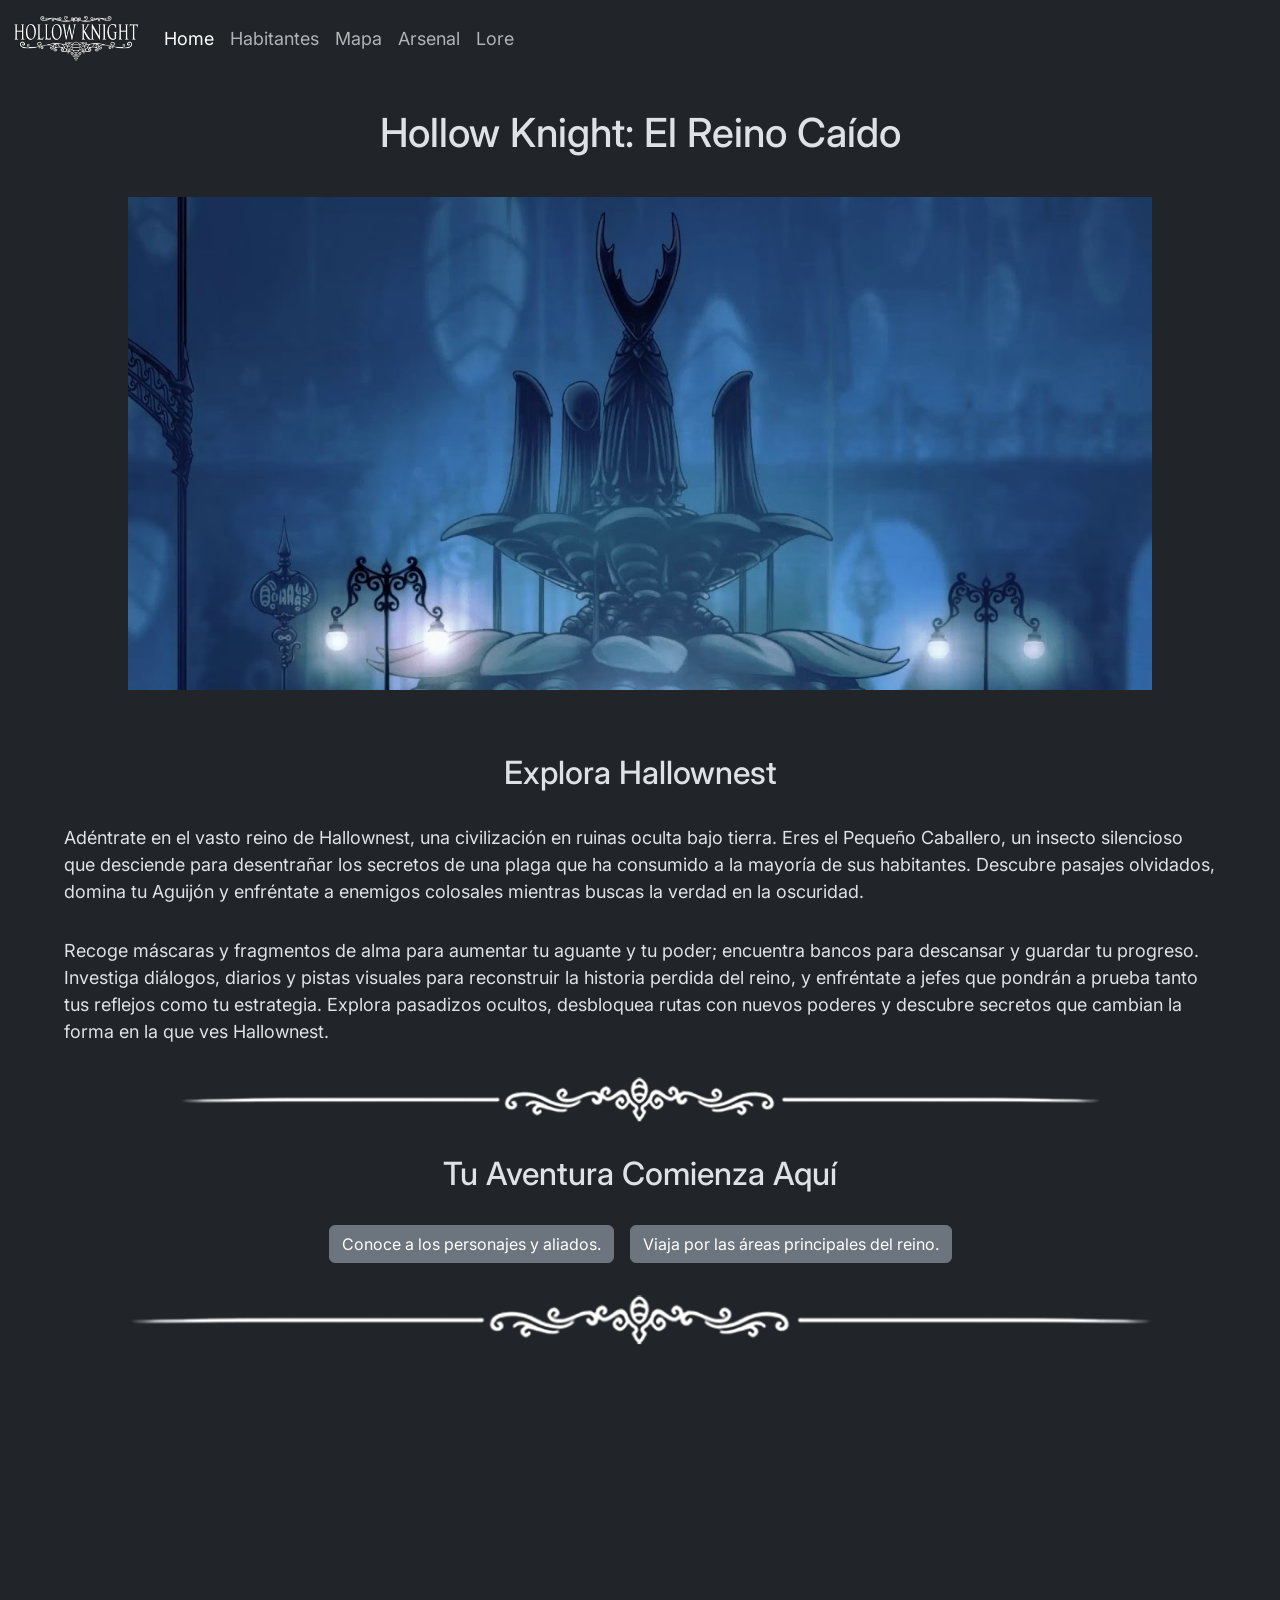
<file: index.html>
<!DOCTYPE html>
<html lang="es" data-bs-theme="dark">

<!DOCTYPE html>
<html lang="es" data-bs-theme="dark">

<head>
    <meta charset="UTF-8">
    <meta name="viewport" content="width=device-width, initial-scale=1.0">
    <link href="https://cdn.jsdelivr.net/npm/bootstrap@5.3.8/dist/css/bootstrap.min.css" rel="stylesheet"
        integrity="sha384-sRIl4kxILFvY47J16cr9ZwB07vP4J8+LH7qKQnuqkuIAvNWLzeN8tE5YBujZqJLB" crossorigin="anonymous">
    <!-- CSS -->
    <link rel="stylesheet" href="./styles/style.css">
    <!-- Favicon -->
    <link rel="shortcut icon" href="./assets/favicon.ico" type="image/x-icon">
    <!-- AOS -->
    <link href="https://unpkg.com/aos@2.3.1/dist/aos.css" rel="stylesheet">
    <title>Hollow Knight - El Reino de Hallownest</title>
</head>

<body>

    <header data-aos="fade-down">
        <nav class="navbar navbar-expand-lg">
            <div class="container-fluid">
                <a class="navbar-brand" href="./index.html">
                    <img src="./assets/logo.webp" alt="hollow logo">
                </a>
                <button class="navbar-toggler" type="button" data-bs-toggle="collapse" data-bs-target="#navbarNav"
                    aria-controls="navbarNav" aria-expanded="false" aria-label="Toggle navigation">
                    <span class="navbar-toggler-icon"></span>
                </button>
                <div class="collapse navbar-collapse" id="navbarNav">
                    <ul class="navbar-nav">
                        <li class="nav-item">
                            <a class="nav-link active" aria-current="page" href="./index.html">Home</a>
                        </li>
                        <li class="nav-item">
                            <a class="nav-link" href="./pages/personajes.html">Habitantes</a>
                        </li>
                        <li class="nav-item">
                            <a class="nav-link" href="./pages/mapa.html">Mapa</a>
                        </li>
                        <li class="nav-item">
                            <a class="nav-link" href="./pages/arsenal.html">Arsenal</a>
                        </li>
                        <li class="nav-item">
                            <a class="nav-link" href="./pages/lore.html">Lore</a>
                        </li>
                    </ul>
                </div>
            </div>
        </nav>
    </header>

    <main>

        <div class="titleContainer" data-aos="zoom-in">
            <h1>Hollow Knight: El Reino Caído</h1>
            <img src="./assets/hallownest.jpg" alt="hallownest">
        </div>

        <article data-aos="fade-up">
            <h2>Explora Hallownest</h2>

            <p>
                Adéntrate en el vasto reino de Hallownest, una civilización en ruinas oculta bajo tierra. Eres el
                Pequeño Caballero, un insecto silencioso que desciende para desentrañar los secretos de una plaga
                que ha
                consumido a la mayoría de sus habitantes.
                Descubre pasajes olvidados, domina tu Aguijón y enfréntate a enemigos colosales mientras buscas la
                verdad en la oscuridad.
            </p>
            <p>
                Recoge máscaras y fragmentos de alma para aumentar tu aguante y tu poder; encuentra bancos para
                descansar y guardar tu progreso. Investiga diálogos, diarios y pistas visuales para reconstruir la
                historia perdida del reino, y enfréntate a jefes que pondrán a prueba tanto tus reflejos como tu
                estrategia. Explora pasadizos ocultos, desbloquea rutas con nuevos poderes y descubre secretos que
                cambian la forma en la que ves Hallownest.
            </p>

            <img class="divider" src="./assets/divider.webp" alt="divisor">

            <h2>Tu Aventura Comienza Aquí</h2>

            <div class="buttonContainer">
                <a href="./pages/personajes.html" class="btn btn-secondary">Conoce a los personajes y
                    aliados.</a>
                <a href="./pages/mapa.html" class="btn btn-secondary">Viaja por las áreas principales del
                    reino.</a>
            </div>
        </article>

        <img class="divider" src="./assets/divider.webp" alt="divisor">

        <section class="cardContainer" data-aos="fade-up">
            <h2>Últimas Novedades</h2>

            <div class="card">
                <img src="./assets/amuletos.png" class="card-img-top" alt="amuletos">
                <div class="card-body">
                    <h5 class="card-title">Nuevos Amuletos</h5>
                    <p class="card-text">Descubre qué amuletos puedes encontrar y cómo te ayudarán en tu aventura.</p>
                    <a href="./pages/arsenal.html" class="btn btn-secondary">Ver Arsenal</a>
                </div>
            </div>

            <div class="card">
                <img src="./assets/aguijon-onirico.png" class="card-img-top" alt="aguijon onirico">
                <div class="card-body">
                    <h5 class="card-title">Mejora tu Aguijón</h5>
                    <p class="card-text">Aprende a forjar el Aguijón Onírico y aumenta tu poder de ataque.</p>
                    <a href="./pages/arsenal.html" class="btn btn-secondary">Ver Arsenal</a>
                </div>
            </div>
            <div class="card">
                <img src="./assets/NavMap.webp" class="card-img-top" alt="ciudad de lagrimas">
                <div class="card-body">
                    <h5 class="card-title">Ruinas y Secretos</h5>
                    <p class="card-text">Explora las antiguas ruinas y descubre los secretos ocultos en todo Hallownest.
                    </p>
                    <a href="./pages/mapa.html" class="btn btn-secondary">Ver Mapa</a>
                </div>
            </div>
        </section>
        <section class="cardContainer" data-aos="fade-up">
            <h2 class="section__subtitle">Personajes Destacados</h2>

            <div class="card">
                <img src="./assets/hornet.webp" class="card-img-top" alt="Hornet">
                <div class="card-body">
                    <h5 class="card-title">Hornet</h5>
                    <p class="card-text">Una guerrera ágil y valiente que protege Hallownest.</p>
                    <a href="./pages/personajes.html" class="btn btn-secondary">Ver Personaje</a>
                </div>
            </div>

            <div class="card">
                <img src="./assets/zote.webp" class="card-img-top" alt="aguijon onirico">
                <div class="card-body">
                    <h5 class="card-title">Zote</h5>
                    <p class="card-text">Un guerrero desafortunado, conocido por su valentía exagerada y su
                        constante mala suerte.</p>
                    <a href="./pages/personajes.html" class="btn btn-secondary">Ver Personaje</a>
                </div>
            </div>
            <div class="card">
                <img src="./assets/quirrel.png" class="card-img-top" alt="ciudad de lagrimas">
                <div class="card-body">
                    <h5 class="card-title">Quirrel</h5>
                    <p class="card-text">Un viajero enigmático que busca respuestas en Hallownest.</p>
                    <a href="./pages/personajes.html" class="btn btn-secondary">Ver Personaje</a>
                </div>
            </div>
        </section>

    </main>

    <footer data-aos="fade-in">
        <img src="./assets/logo.webp" alt="logo" class="img-footer">
        <div class="legal-links">
            <a href="#">Terminos de Servicio</a>
            <a href="#">Politica de Privacidad</a>
            <a href="#">Seguridad</a>
        </div>
        <div class="social-links">
            <a href="#"><img src="./assets/facebook-logo.png" alt="facebook logo" class="img-social"></a>
            <a href="#"><img src="./assets/instagram-logo.png" alt="instagram logo" class="img-social"></a>
            <a href="#"><img src="./assets/github-logo.png" alt="github logo" class="img-social"></a>
        </div>
        <p>Sitio fan de Hollow Knight | &copy; Copyright 2025</p>
    </footer>

    <script src=" https://cdn.jsdelivr.net/npm/bootstrap@5.3.8/dist/js/bootstrap.bundle.min.js"
        integrity="sha384-FKyoEForCGlyvwx9Hj09JcYn3nv7wiPVlz7YYwJrWVcXK/BmnVDxM+D2scQbITxI"
        crossorigin="anonymous"></script>
    <script src="https://unpkg.com/aos@2.3.1/dist/aos.js"></script>
    <script>
        AOS.init();
    </script>
</body>

</html>
</file>
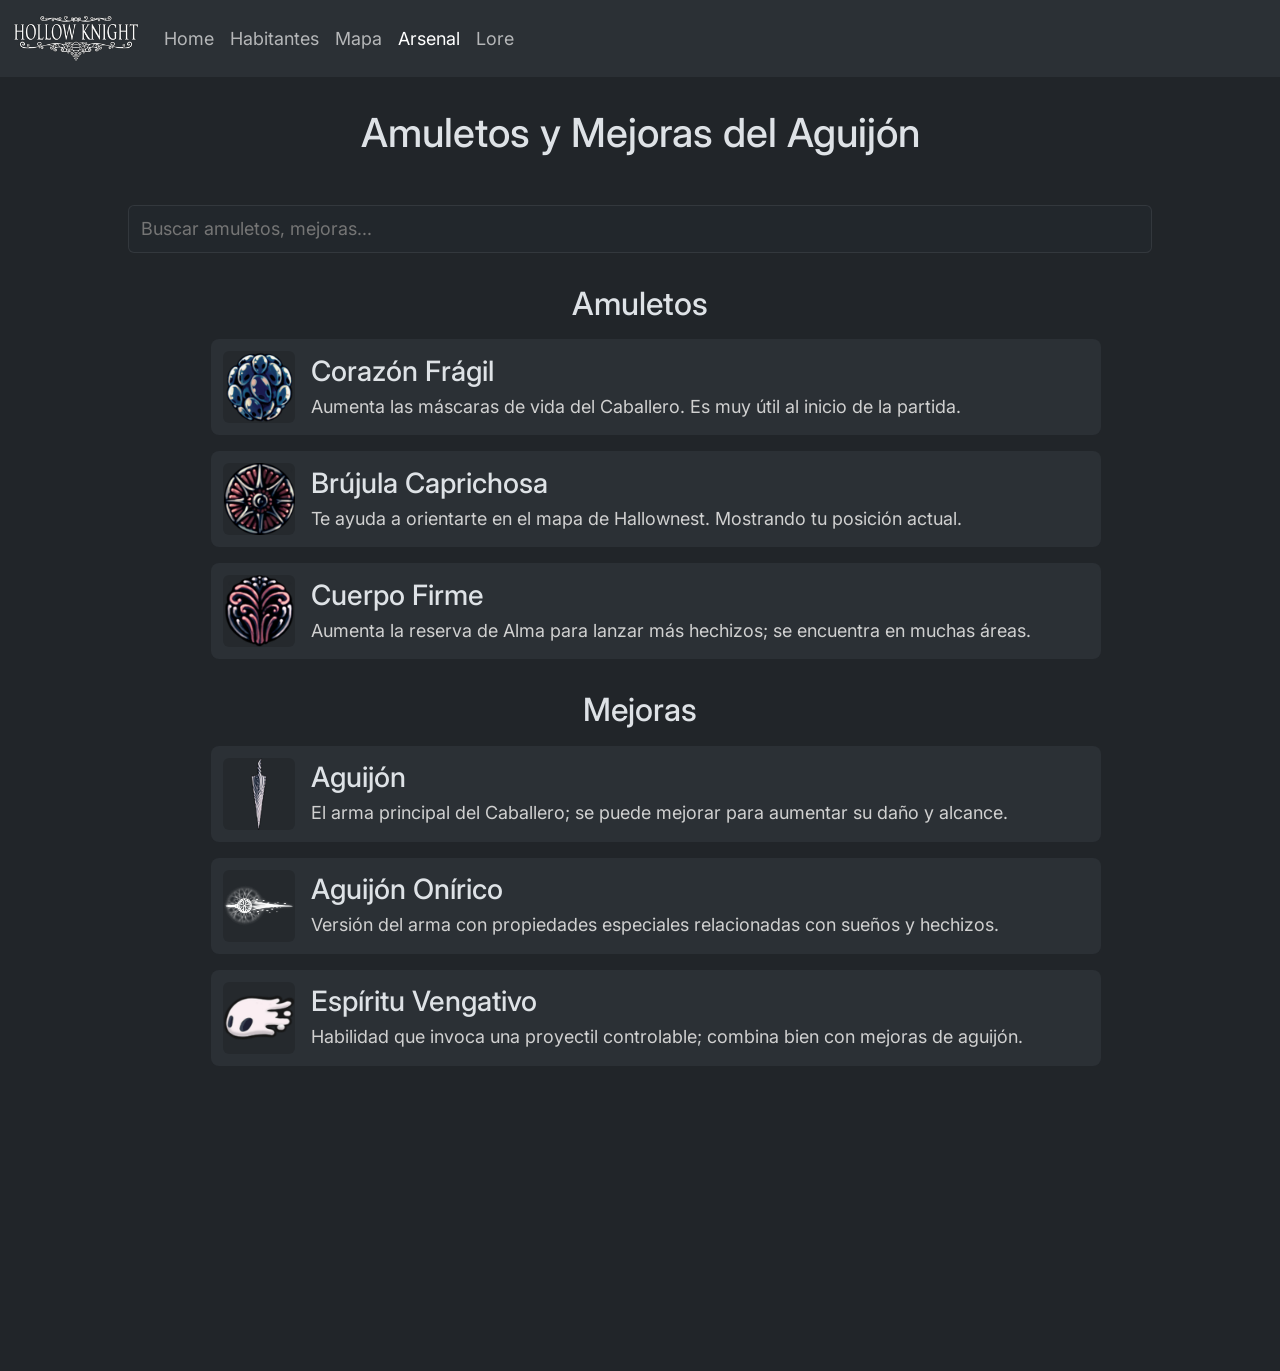
<file: pages/arsenal.html>
<!DOCTYPE html>
<html lang="es" data-bs-theme="dark">

<head>
    <!DOCTYPE html>
    <html lang="es" data-bs-theme="dark">

    <head>
        <meta charset="UTF-8">
        <meta name="viewport" content="width=device-width, initial-scale=1.0">
        <!-- BOOTSTRAP -->
        <link href="https://cdn.jsdelivr.net/npm/bootstrap@5.3.8/dist/css/bootstrap.min.css" rel="stylesheet"
            integrity="sha384-sRIl4kxILFvY47J16cr9ZwB07vP4J8+LH7qKQnuqkuIAvNWLzeN8tE5YBujZqJLB" crossorigin="anonymous">
        <!-- CSS -->
        <link rel="stylesheet" href="../styles/style.css">
        <link rel="shortcut icon" href="../assets/favicon.ico" type="image/x-icon">
        <link href="https://unpkg.com/aos@2.3.1/dist/aos.css" rel="stylesheet">
        <title>Hollow Knight - Arsenal</title>
    </head>

<body>

    <header data-aos="fade-down">
        <nav class="navbar navbar-expand-lg bg-body-tertiary">
            <div class="container-fluid">
                <a class="navbar-brand" href="../index.html">
                    <img src="../assets/logo.webp" alt="hollow logo" class="img-nav">
                </a>
                <button class="navbar-toggler" type="button" data-bs-toggle="collapse" data-bs-target="#navbarNav"
                    aria-controls="navbarNav" aria-expanded="false" aria-label="Toggle navigation">
                    <span class="navbar-toggler-icon"></span>
                </button>
                <div class="collapse navbar-collapse" id="navbarNav">
                    <ul class="navbar-nav">
                        <li class="nav-item">
                            <a class="nav-link" aria-current="page" href="../index.html">Home</a>
                        </li>
                        <li class="nav-item">
                            <a class="nav-link" href="./personajes.html">Habitantes</a>
                        </li>
                        <li class="nav-item">
                            <a class="nav-link" href="./mapa.html">Mapa</a>
                        </li>
                        <li class="nav-item">
                            <a class="nav-link active" href="./arsenal.html">Arsenal</a>
                        </li>
                        <li class="nav-item">
                            <a class="nav-link" href="./lore.html">Lore</a>
                        </li>
                    </ul>
                </div>
            </div>
        </nav>
    </header>

    <main>

        <h1 class="text-center mb-5" data-aos="fade-up">Amuletos y Mejoras del Aguijón</h1>

        <div class="search-container" data-aos="fade-up">
            <input class="search-input" type="search" placeholder="Buscar amuletos, mejoras...">
        </div>

        <article class="articleContainer" data-aos="fade-up">
            <h2>Amuletos</h2>
            <ul class="listContainer">
                <li class="list-item">
                    <img src="../assets/corazon-fragil.webp" alt="Corazón Frágil" class="list-item__img">
                    <div>
                        <h3>Corazón Frágil</h3>
                        <p>Aumenta las máscaras de vida del Caballero. Es muy útil al inicio de la partida.</p>
                    </div>
                </li>
                <li class="list-item">
                    <img src="../assets/brujula.webp" alt="Brújula Caprichosa" class="list-item__img">
                    <div>
                        <h3>Brújula Caprichosa</h3>
                        <p>Te ayuda a orientarte en el mapa de Hallownest. Mostrando tu posición actual.</p>
                    </div>
                </li>
                <li class="list-item">
                    <img src="../assets/cuerpo-firme.webp" alt="Cuerpo Firme" class="list-item__img">
                    <div>
                        <h3>Cuerpo Firme</h3>
                        <p>Aumenta la reserva de Alma para lanzar más hechizos; se encuentra en muchas áreas.</p>
                    </div>
                </li>
            </ul>

            <h2>Mejoras</h2>
            <ul class="listContainer">
                <li class="list-item" data-name="aguijon puro">
                    <img src="../assets/aguijon.png" alt="Aguijón" class="list-item__img">
                    <div>
                        <h3>Aguijón</h3>
                        <p>El arma principal del Caballero; se puede mejorar para aumentar su daño y alcance.
                        </p>
                    </div>
                </li>
                <li class="list-item" data-name="aguijon onirico">
                    <img src="../assets/aguijon-onirico.png" alt="Aguijón Onírico" class="list-item__img">
                    <div>
                        <h3>Aguijón Onírico</h3>
                        <p>Versión del arma con propiedades especiales relacionadas con sueños y hechizos.</p>
                    </div>
                </li>
                <li class="list-item" data-name="espiritu vengativo">
                    <img src="../assets/espiritu-vengativo.webp" alt="Espíritu Vengativo" class="list-item__img">
                    <div>
                        <h3>Espíritu Vengativo</h3>
                        <p>Habilidad que invoca una proyectil controlable; combina bien con mejoras de aguijón.</p>
                    </div>
                </li>
            </ul>
        </article>


    </main>

    <footer data-aos="fade-in">
        <img src="../assets/logo.webp" alt="logo" class="img-footer">
        <div class="legal-links">
            <a href="#">Terminos de Servicio</a>
            <a href="#">Politica de Privacidad</a>
            <a href="#">Seguridad</a>
        </div>
        <div class="social-links">
            <a href="#"><img src="../assets/facebook-logo.png" alt="facebook logo" class="img-social"></a>
            <a href="#"><img src="../assets/instagram-logo.png" alt="instagram logo" class="img-social"></a>
            <a href="#"><img src="../assets/github-logo.png" alt="github logo" class="img-social"></a>
        </div>
        <p>Sitio fan de Hollow Knight | &copy; Copyright 2025</p>
    </footer>

    <script src="https://cdn.jsdelivr.net/npm/bootstrap@5.3.8/dist/js/bootstrap.bundle.min.js"
        integrity="sha384-FKyoEForCGlyvwx9Hj09JcYn3nv7wiPVlz7YYwJrWVcXK/BmnVDxM+D2scQbITxI"
        crossorigin="anonymous"></script>
    <script src="https://unpkg.com/aos@2.3.1/dist/aos.js"></script>
    <script>
        AOS.init();
    </script>
</body>

</html>
</file>
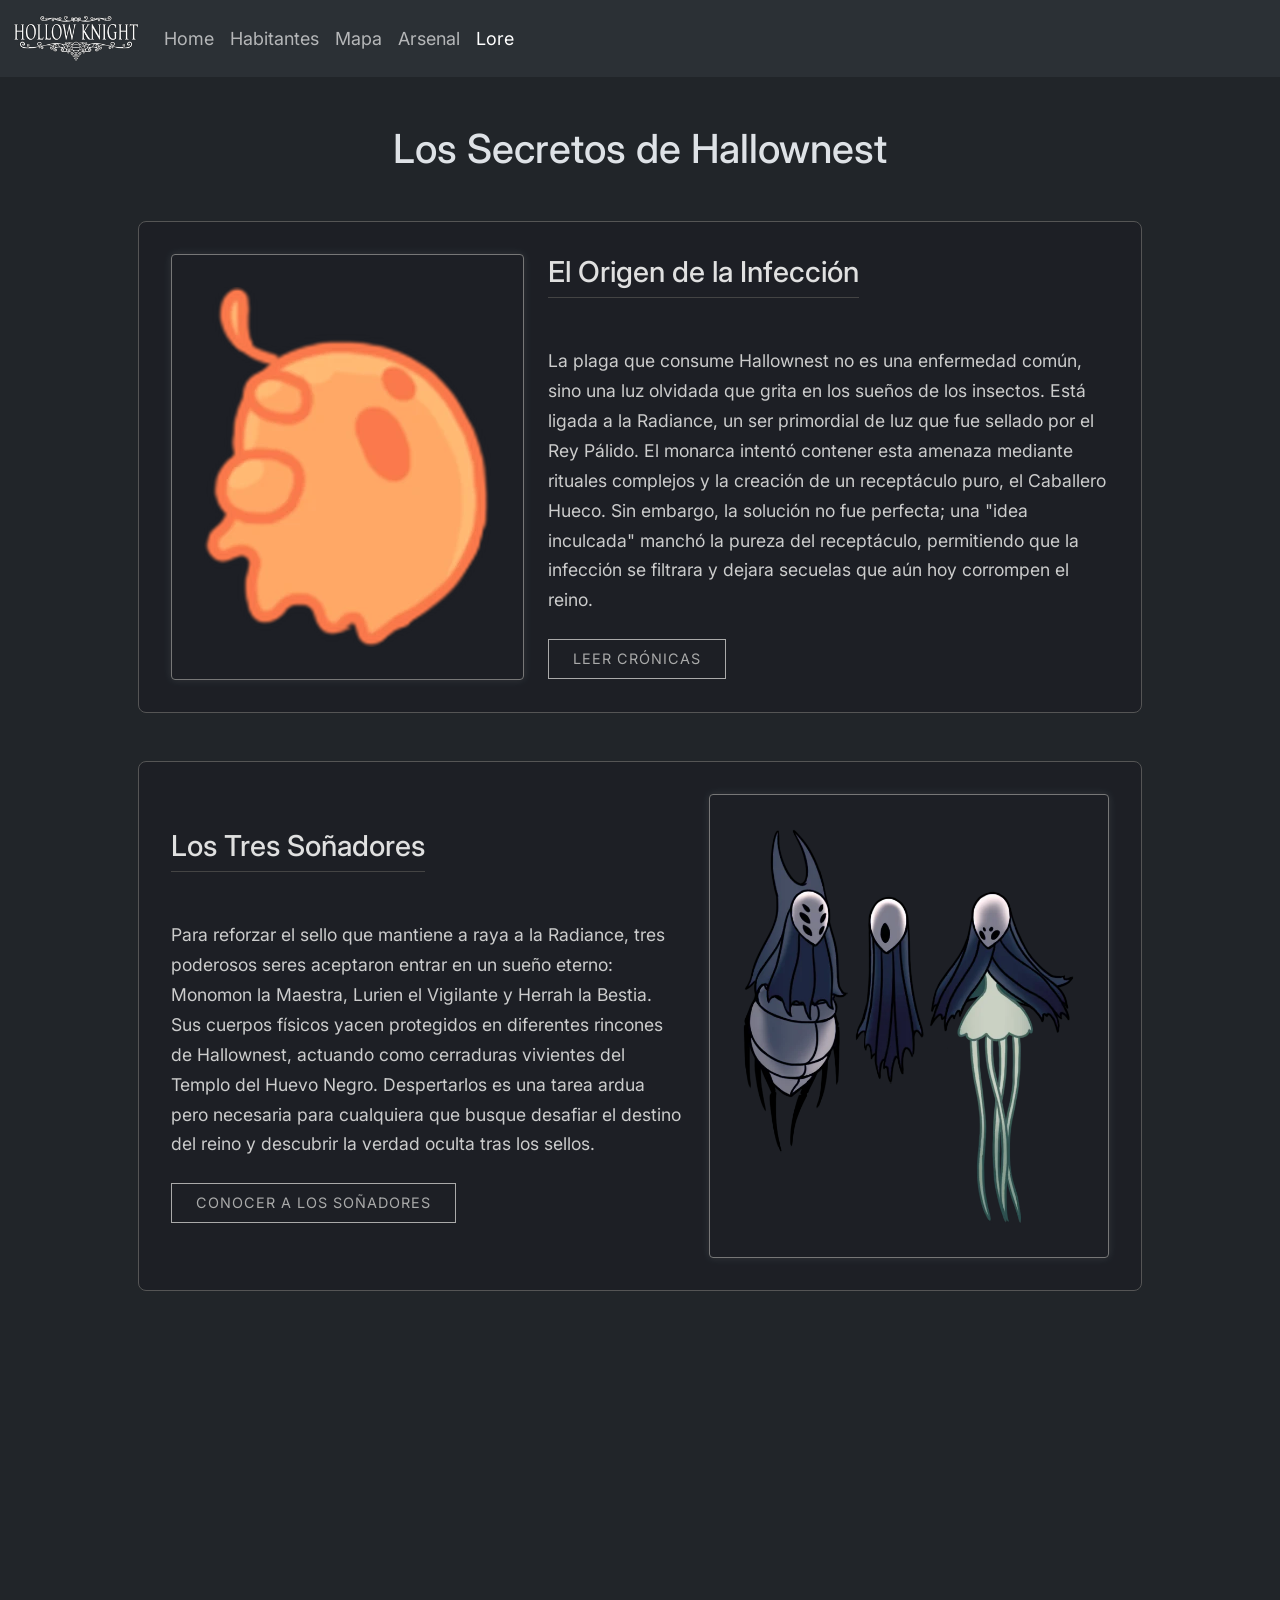
<file: pages/lore.html>
<!DOCTYPE html>
<html lang="es" data-bs-theme="dark">

<head>
    <meta charset="UTF-8">
    <meta name="viewport" content="width=device-width, initial-scale=1.0">
    <!-- BOOTSTRAP -->
    <link href="https://cdn.jsdelivr.net/npm/bootstrap@5.3.8/dist/css/bootstrap.min.css" rel="stylesheet"
        integrity="sha384-sRIl4kxILFvY47J16cr9ZwB07vP4J8+LH7qKQnuqkuIAvNWLzeN8tE5YBujZqJLB" crossorigin="anonymous">
    <!-- CSS -->
    <link rel="stylesheet" href="../styles/style.css">
    <link rel="shortcut icon" href="../assets/favicon.ico" type="image/x-icon">
    <link href="https://unpkg.com/aos@2.3.1/dist/aos.css" rel="stylesheet">
    <title>Hollow Knight - Lore</title>
</head>

<body>

    <header data-aos="fade-down">
        <nav class="navbar navbar-expand-lg bg-body-tertiary">
            <div class="container-fluid">
                <a class="navbar-brand" href="../index.html">
                    <img src="../assets/logo.webp" alt="hollow logo" class="img-nav">
                </a>
                <button class="navbar-toggler" type="button" data-bs-toggle="collapse" data-bs-target="#navbarNav"
                    aria-controls="navbarNav" aria-expanded="false" aria-label="Toggle navigation">
                    <span class="navbar-toggler-icon"></span>
                </button>
                <div class="collapse navbar-collapse" id="navbarNav">
                    <ul class="navbar-nav">
                        <li class="nav-item">
                            <a class="nav-link" aria-current="page" href="../index.html">Home</a>
                        </li>
                        <li class="nav-item">
                            <a class="nav-link" href="./personajes.html">Habitantes</a>
                        </li>
                        <li class="nav-item">
                            <a class="nav-link" href="./mapa.html">Mapa</a>
                        </li>
                        <li class="nav-item">
                            <a class="nav-link" href="./arsenal.html">Arsenal</a>
                        </li>
                        <li class="nav-item">
                            <a class="nav-link active" href="./lore.html">Lore</a>
                        </li>
                    </ul>
                </div>
            </div>
        </nav>
    </header>

    <main class="container my-5">

        <h1 class="text-center mb-5" data-aos="zoom-in">Los Secretos de Hallownest</h1>

        <article>

            <section class="lore-section" data-aos="fade-up">
                <div class="lore-content">
                    <img src="../assets/infección.webp" alt="Rey Pálido">
                    <div class="text-container">
                        <h3>El Origen de la Infección</h3>
                        <p>
                            La plaga que consume Hallownest no es una enfermedad común, sino una luz olvidada que grita
                            en los sueños de los insectos. Está ligada a la Radiance, un ser primordial de luz que fue
                            sellado por el Rey Pálido. El monarca intentó contener esta amenaza mediante rituales
                            complejos y la creación de un receptáculo puro, el Caballero Hueco. Sin embargo, la solución
                            no fue perfecta; una "idea inculcada" manchó la pureza del receptáculo, permitiendo que la
                            infección se filtrara y dejara secuelas que aún hoy corrompen el reino.
                        </p>
                        <a href="#" class="btn-lore">LEER CRÓNICAS</a>
                    </div>
                </div>
            </section>

            <section class="lore-section" data-aos="fade-up">
                <div class="lore-content reverse">
                    <img src="../assets/soñadores.webp" alt="Mapa de Hallownest">
                    <div class="text-container">
                        <h3>Los Tres Soñadores</h3>
                        <p>
                            Para reforzar el sello que mantiene a raya a la Radiance, tres poderosos seres aceptaron
                            entrar en un sueño eterno: Monomon la Maestra, Lurien el Vigilante y Herrah la Bestia. Sus
                            cuerpos físicos yacen protegidos en diferentes rincones de Hallownest, actuando como
                            cerraduras vivientes del Templo del Huevo Negro. Despertarlos es una tarea ardua pero
                            necesaria para cualquiera que busque desafiar el destino del reino y descubrir la verdad
                            oculta tras los sellos.
                        </p>
                        <a href="#" class="btn-lore">CONOCER A LOS SOÑADORES</a>
                    </div>
                </div>
            </section>

            <section class="lore-section" data-aos="fade-up">
                <div class="lore-content">
                    <img src="../assets/final.webp" alt="El Caballero">
                    <div class="text-container">
                        <h3>El Destino del Reino</h3>
                        <p>
                            Las acciones del Pequeño Caballero condicionan el desenlace de esta trágica historia.
                            Algunas rutas conducen a un sacrificio cíclico, donde el protagonista acepta su papel como
                            nuevo contenedor de la plaga. Otras, más oscuras y difíciles, permiten acceder al corazón
                            del sueño para erradicar la fuente del mal de una vez por todas. El juego recompensa la
                            exploración meticulosa y la interpretación de pistas sutiles para comprender la magnitud de
                            la historia completa.
                        </p>
                        <a href="#" class="btn-lore">EXPLORAR FINALES</a>
                    </div>
                </div>
            </section>

        </article>

    </main>

    <footer data-aos="fade-in">
        <img src="../assets/logo.webp" alt="logo" class="img-footer">
        <div class="legal-links">
            <a href="#">Terminos de Servicio</a>
            <a href="#">Politica de Privacidad</a>
            <a href="#">Seguridad</a>
        </div>
        <div class="social-links">
            <a href="#"><img src="../assets/facebook-logo.png" alt="facebook logo" class="img-social"></a>
            <a href="#"><img src="../assets/instagram-logo.png" alt="instagram logo" class="img-social"></a>
            <a href="#"><img src="../assets/github-logo.png" alt="github logo" class="img-social"></a>
        </div>
        <p>Sitio fan de Hollow Knight | &copy; Copyright 2025</p>
    </footer>

    <script src="https://cdn.jsdelivr.net/npm/bootstrap@5.3.8/dist/js/bootstrap.bundle.min.js"
        integrity="sha384-FKyoEForCGlyvwx9Hj09JcYn3nv7wiPVlz7YYwJrWVcXK/BmnVDxM+D2scQbITxI"
        crossorigin="anonymous"></script>
    <script src="https://unpkg.com/aos@2.3.1/dist/aos.js"></script>
    <script>
        AOS.init();
    </script>
</body>

</html>
</file>
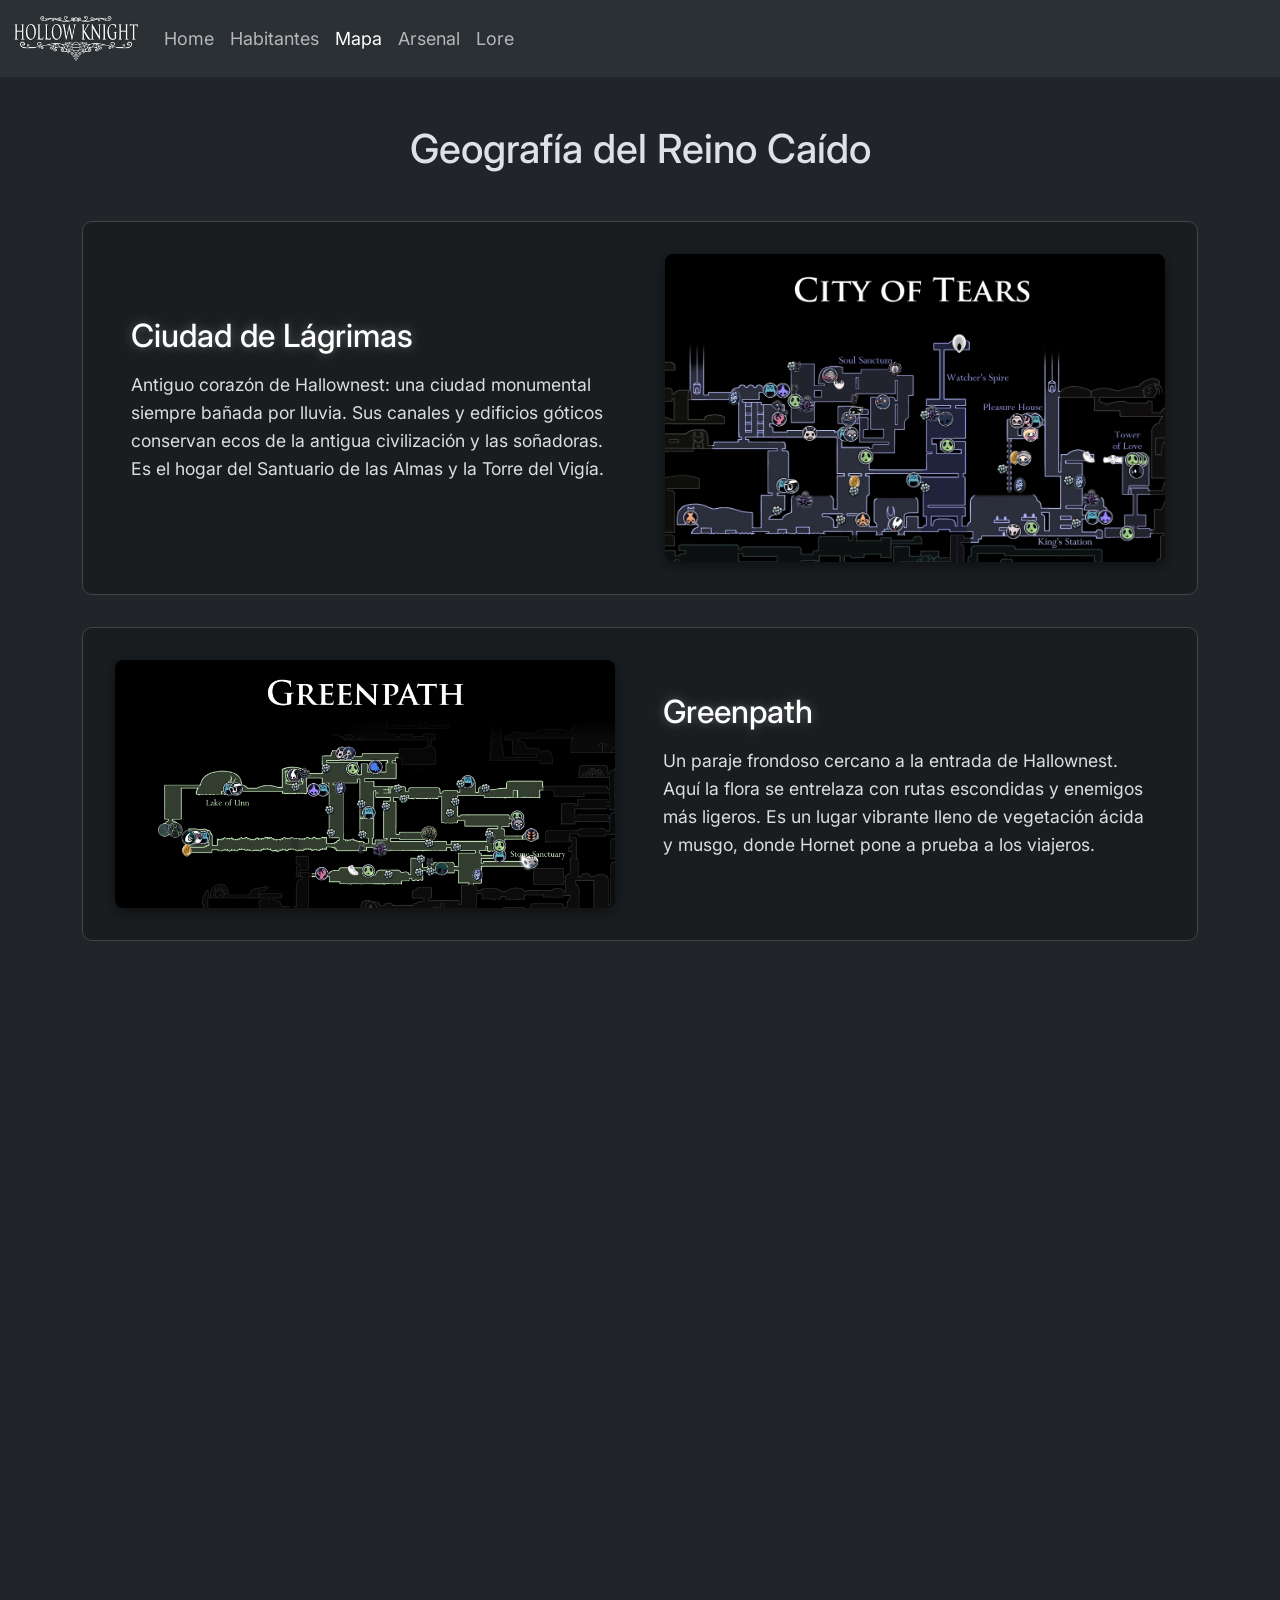
<file: pages/mapa.html>
<!DOCTYPE html>
<html lang="es" data-bs-theme="dark">

<head>
    <meta charset="UTF-8">
    <meta name="viewport" content="width=device-width, initial-scale=1.0">
    <!-- BOOTSTRAP -->
    <link href="https://cdn.jsdelivr.net/npm/bootstrap@5.3.8/dist/css/bootstrap.min.css" rel="stylesheet"
        integrity="sha384-sRIl4kxILFvY47J16cr9ZwB07vP4J8+LH7qKQnuqkuIAvNWLzeN8tE5YBujZqJLB" crossorigin="anonymous">
    <!-- CSS -->
    <link rel="stylesheet" href="../styles/style.css">
    <link rel="shortcut icon" href="../assets/favicon.ico" type="image/x-icon">
    <link href="https://unpkg.com/aos@2.3.1/dist/aos.css" rel="stylesheet">
    <title>Hollow Knight - Mapa</title>
</head>

<body>

    <header data-aos="fade-down">
        <nav class="navbar navbar-expand-lg bg-body-tertiary">
            <div class="container-fluid">
                <a class="navbar-brand" href="../index.html">
                    <img src="../assets/logo.webp" alt="hollow logo" class="img-nav">
                </a>
                <button class="navbar-toggler" type="button" data-bs-toggle="collapse" data-bs-target="#navbarNav"
                    aria-controls="navbarNav" aria-expanded="false" aria-label="Toggle navigation">
                    <span class="navbar-toggler-icon"></span>
                </button>
                <div class="collapse navbar-collapse" id="navbarNav">
                    <ul class="navbar-nav">
                        <li class="nav-item">
                            <a class="nav-link" aria-current="page" href="../index.html">Home</a>
                        </li>
                        <li class="nav-item">
                            <a class="nav-link" href="./personajes.html">Habitantes</a>
                        </li>
                        <li class="nav-item">
                            <a class="nav-link active" href="./mapa.html">Mapa</a>
                        </li>
                        <li class="nav-item">
                            <a class="nav-link" href="./arsenal.html">Arsenal</a>
                        </li>
                        <li class="nav-item">
                            <a class="nav-link" href="./lore.html">Lore</a>
                        </li>
                    </ul>
                </div>
            </div>
        </nav>
    </header>

    <main class="container my-5">

        <h1 class="text-center mb-5" data-aos="zoom-in">Geografía del Reino Caído</h1>

        <section class="map-section" data-aos="fade-right">
            <img src="../assets/city-of-tears-map.webp" alt="Ciudad de Lágrimas">
            <div class="map-content">
                <h3>Ciudad de Lágrimas</h3>
                <p>Antiguo corazón de Hallownest: una ciudad monumental siempre bañada por lluvia. Sus canales y
                    edificios góticos conservan ecos de la antigua civilización y las soñadoras. Es el hogar del
                    Santuario de las Almas y la Torre del Vigía.</p>
            </div>
        </section>

        <section class="map-section" data-aos="fade-left">
            <img src="../assets/greenpath-map.webp" alt="Greenpath">
            <div class="map-content">
                <h3>Greenpath</h3>
                <p>Un paraje frondoso cercano a la entrada de Hallownest. Aquí la flora se entrelaza con rutas
                    escondidas y enemigos más ligeros. Es un lugar vibrante lleno de vegetación ácida y musgo, donde
                    Hornet pone a prueba a los viajeros.</p>
            </div>
        </section>

        <section class="map-section" data-aos="fade-right">
            <img src="../assets/forgotten-crossroads-map.webp" alt="Forgotten Crossroads">
            <div class="map-content">
                <h3>Cruces Olvidados</h3>
                <p>Las encrucijadas olvidadas: vastos túneles y enemigos básicos que sirven como eje para acceder a
                    muchas otras regiones. Antaño bulliciosas rutas comerciales, ahora son el primer desafío para
                    quienes descienden de Bocasucia.</p>
            </div>
        </section>

        <section class="map-section" data-aos="fade-left">
            <img src="../assets/deepnest.webp" alt="Nidos Profundos">
            <div class="map-content">
                <h3>Nido Profundo</h3>
                <p>Zona oscura y claustrofóbica habitada por criaturas araña y trampas mortales. Es una de las áreas más
                    peligrosas del reino, famosa por sus pasadizos laberínticos, oscuridad opresiva y la tribu de las
                    tejedoras.</p>
            </div>
        </section>

        <section class="map-section" data-aos="fade-right">
            <img src="../assets/crystal-peak.webp" alt="Cumbre de Cristal">
            <div class="map-content">
                <h3>Cumbre de Cristal</h3>
                <p>Una montaña minera resplandeciente llena de cristales rosados que cantan. La maquinaria industrial
                    aún funciona, y los mineros, enloquecidos por la infección, continúan su trabajo eterno entre cintas
                    transportadoras y láseres.</p>
            </div>
        </section>

        <section class="map-section" data-aos="fade-left">
            <img src="../assets/resting-grounds.webp" alt="Tierras de Reposo">
            <div class="map-content">
                <h3>Tierras de Reposo</h3>
                <p>Un lugar sagrado de entierro para los insectos de Hallownest. Aquí reside la Vidente, última de su
                    tribu, y se ocultan los secretos de la Esencia y el Mundo de los Sueños. La atmósfera es solemne y
                    silenciosa.</p>
            </div>
        </section>

        <section class="map-section" data-aos="fade-right">
            <img src="../assets/acient-basin.png" alt="Cuenca Antigua">
            <div class="map-content">
                <h3>Cuenca Antigua</h3>
                <p>En lo más profundo del mundo, donde la luz apenas llega y el vacío comienza a filtrarse. Es un lugar
                    desolado y gris, hogar del Palacio Blanco oculto y de criaturas corrompidas por la oscuridad
                    primordial.</p>
            </div>
        </section>

        <section class="map-section" data-aos="fade-left">
            <img src="../assets/kingdoms-edge.webp" alt="Límites del Reino">
            <div class="map-content">
                <h3>Límites del Reino</h3>
                <p>Una región exterior azotada por la ceniza que cae del cadáver de un gran Wyrm. Es un terreno vertical
                    y peligroso, lleno de guerreros primitivos y el coliseo de los insensatos, donde se busca la gloria
                    en combate.</p>
            </div>
        </section>

        <section class="map-section" data-aos="fade-right">
            <img src="../assets/fungal-wastes.webp" alt="Páramos Fúngicos">
            <div class="map-content">
                <h3>Páramos Fúngicos</h3>
                <p>Cavernas húmedas repletas de hongos gigantes y esporas explosivas. Es el territorio de la tribu
                    Mantis, guerreros orgullosos que rechazaron la infección y protegen su aldea en el corazón de este
                    laberinto fúngico.</p>
            </div>
        </section>

        <section class="map-section" data-aos="fade-left">
            <img src="../assets/queens-gardens.webp" alt="Jardines de la Reina">
            <div class="map-content">
                <h3>Jardines de la Reina</h3>
                <p>Lo que una vez fue un refugio real, ahora es una jungla de espinas y plataformas traicioneras. A
                    pesar del peligro, conserva una belleza melancólica y esconde el retiro final de la Dama Blanca.</p>
            </div>
        </section>

    </main>

    <footer data-aos="fade-in">
        <img src="../assets/logo.webp" alt="logo" class="img-footer">
        <div class="legal-links">
            <a href="#">Terminos de Servicio</a>
            <a href="#">Politica de Privacidad</a>
            <a href="#">Seguridad</a>
        </div>
        <div class="social-links">
            <a href="#"><img src="../assets/facebook-logo.png" alt="facebook logo" class="img-social"></a>
            <a href="#"><img src="../assets/instagram-logo.png" alt="instagram logo" class="img-social"></a>
            <a href="#"><img src="../assets/github-logo.png" alt="github logo" class="img-social"></a>
        </div>
        <p>Sitio fan de Hollow Knight | &copy; Copyright 2025</p>
    </footer>

    <script src="https://cdn.jsdelivr.net/npm/bootstrap@5.3.8/dist/js/bootstrap.bundle.min.js"
        integrity="sha384-FKyoEForCGlyvwx9Hj09JcYn3nv7wiPVlz7YYwJrWVcXK/BmnVDxM+D2scQbITxI"
        crossorigin="anonymous"></script>
    <script src="https://unpkg.com/aos@2.3.1/dist/aos.js"></script>
    <script>
        AOS.init();
    </script>
</body>

</html>
</file>
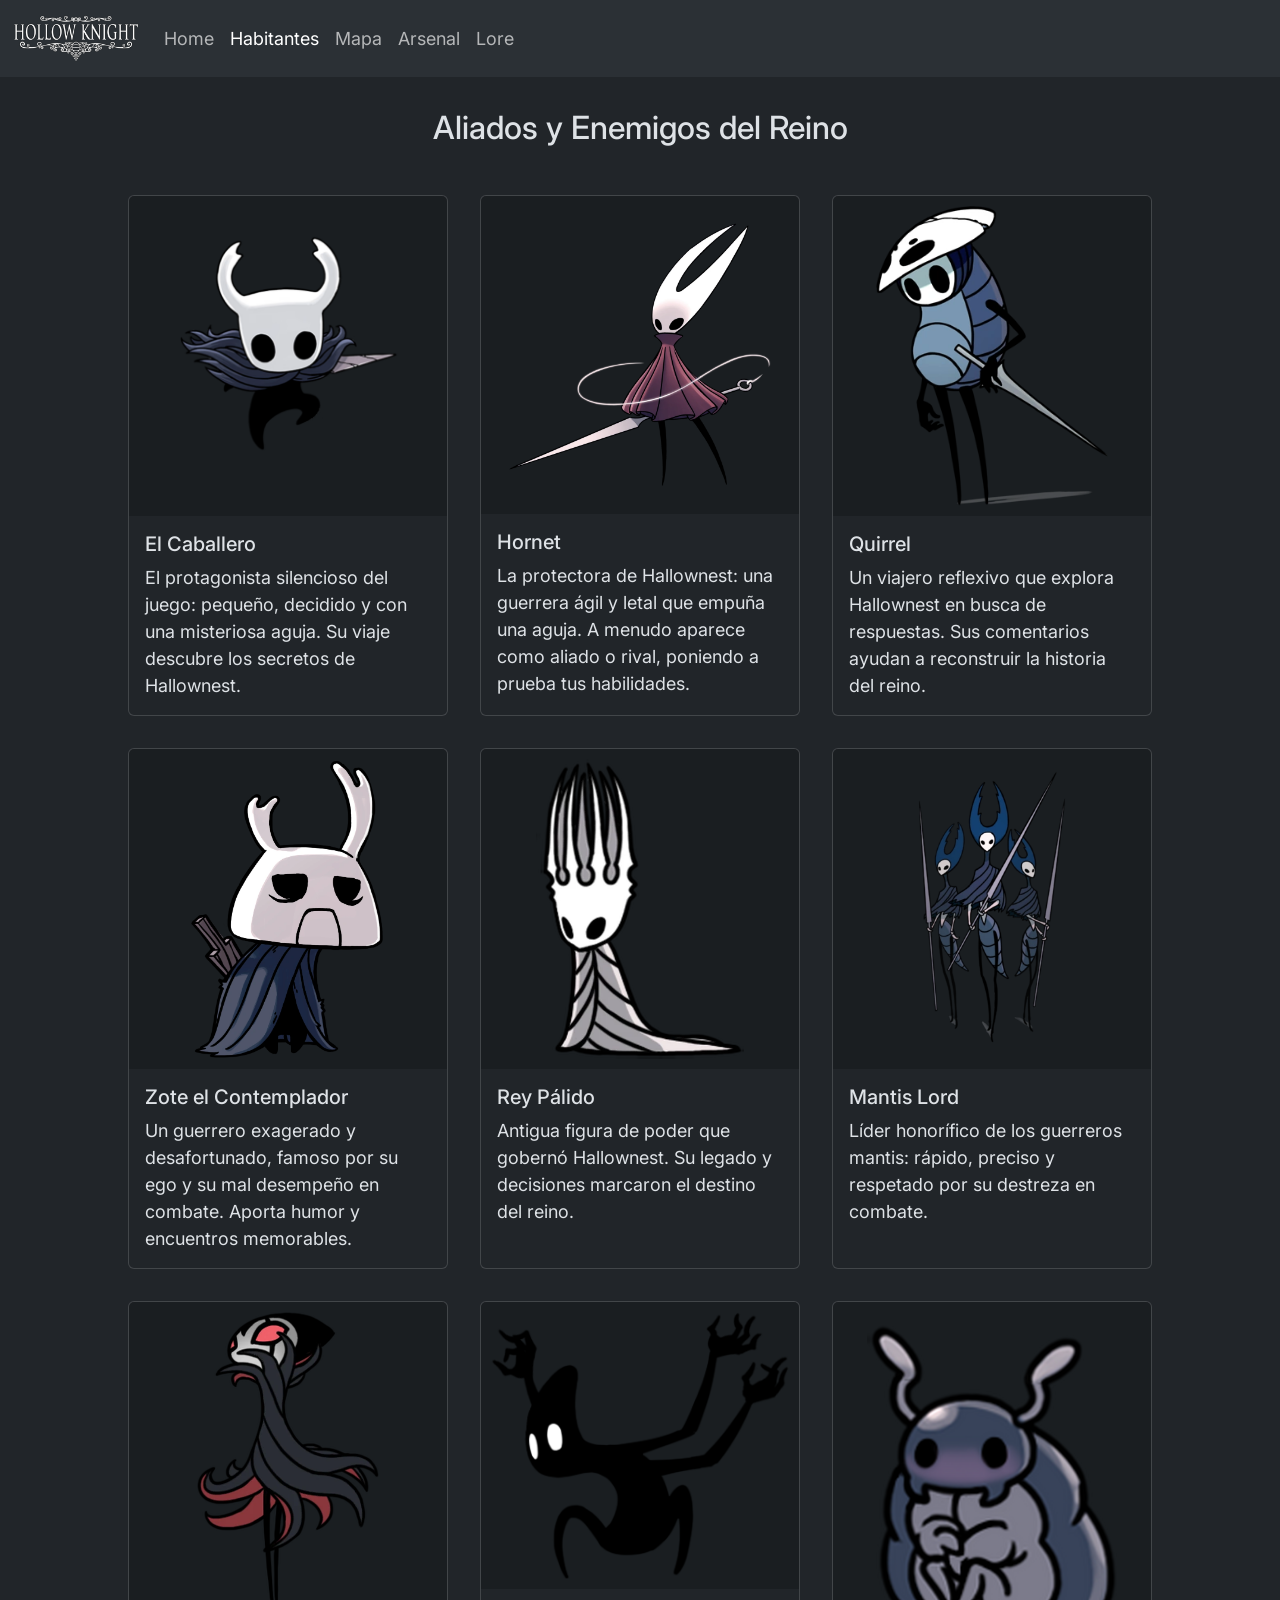
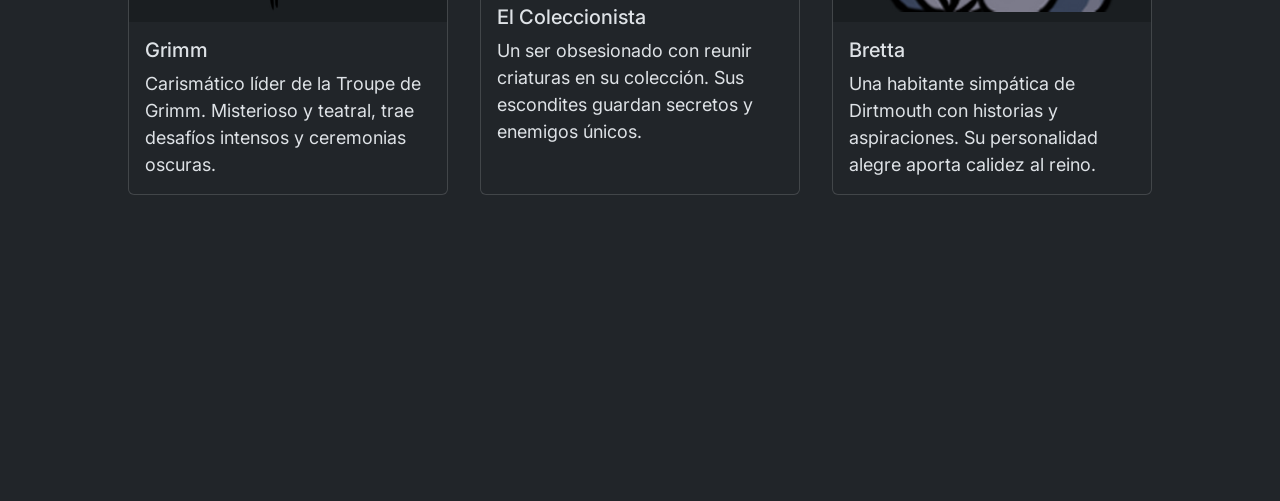
<file: pages/personajes.html>
<!DOCTYPE html>
<html lang="es" data-bs-theme="dark">

<head>
    <!DOCTYPE html>
    <html lang="es" data-bs-theme="dark">

    <head>
        <meta charset="UTF-8">
        <meta name="viewport" content="width=device-width, initial-scale=1.0">
        <!-- BOOTSTRAP -->
        <link href="https://cdn.jsdelivr.net/npm/bootstrap@5.3.8/dist/css/bootstrap.min.css" rel="stylesheet"
            integrity="sha384-sRIl4kxILFvY47J16cr9ZwB07vP4J8+LH7qKQnuqkuIAvNWLzeN8tE5YBujZqJLB" crossorigin="anonymous">
        <!-- CSS -->
        <link rel="stylesheet" href="../styles/style.css">
        <link rel="shortcut icon" href="../assets/favicon.ico" type="image/x-icon">
        <link href="https://unpkg.com/aos@2.3.1/dist/aos.css" rel="stylesheet">
        <title>Hollow Knight - Habitantes</title>
    </head>

<body>

    <header data-aos="fade-down">
        <nav class="navbar navbar-expand-lg bg-body-tertiary">
            <div class="container-fluid">
                <a class="navbar-brand" href="../index.html">
                    <img src="../assets/logo.webp" alt="hollow logo" class="img-nav">
                </a>
                <button class="navbar-toggler" type="button" data-bs-toggle="collapse" data-bs-target="#navbarNav"
                    aria-controls="navbarNav" aria-expanded="false" aria-label="Toggle navigation">
                    <span class="navbar-toggler-icon"></span>
                </button>
                <div class="collapse navbar-collapse" id="navbarNav">
                    <ul class="navbar-nav">
                        <li class="nav-item">
                            <a class="nav-link" aria-current="page" href="../index.html">Home</a>
                        </li>
                        <li class="nav-item">
                            <a class="nav-link active" href="./personajes.html">Habitantes</a>
                        </li>
                        <li class="nav-item">
                            <a class="nav-link" href="./mapa.html">Mapa</a>
                        </li>
                        <li class="nav-item">
                            <a class="nav-link" href="./arsenal.html">Arsenal</a>
                        </li>
                        <li class="nav-item">
                            <a class="nav-link" href="./lore.html">Lore</a>
                        </li>
                    </ul>
                </div>
            </div>
        </nav>
    </header>

    <main>

        <section class="cardContainer" data-aos="fade-up">
            <h2>Aliados y Enemigos del Reino</h2>
            <div class="card">
                <img src="../assets/caballero.webp" class="card-img-top" alt="El Caballero">
                <div class="card-body">
                    <h5 class="card-title">El Caballero</h5>
                    <p class="card-text">El protagonista silencioso del juego: pequeño, decidido y con una misteriosa
                        aguja. Su viaje descubre los secretos de Hallownest.</p>
                </div>
            </div>

            <div class="card">
                <img src="../assets/hornet2.webp" class="card-img-top" alt="Hornet">
                <div class="card-body">
                    <h5 class="card-title">Hornet</h5>
                    <p class="card-text">La protectora de Hallownest: una guerrera ágil y letal que empuña una aguja. A
                        menudo aparece como aliado o rival, poniendo a prueba tus habilidades.</p>
                </div>
            </div>

            <div class="card">
                <img src="../assets/quirrel.png" class="card-img-top" alt="Quirrel">
                <div class="card-body">
                    <h5 class="card-title">Quirrel</h5>
                    <p class="card-text">Un viajero reflexivo que explora Hallownest en busca de respuestas. Sus
                        comentarios ayudan a reconstruir la historia del reino.</p>
                </div>
            </div>

            <div class="card">
                <img src="../assets/zote.webp" class="card-img-top" alt="Zote">
                <div class="card-body">
                    <h5 class="card-title">Zote el Contemplador</h5>
                    <p class="card-text">Un guerrero exagerado y desafortunado, famoso por su ego y su mal desempeño
                        en combate. Aporta humor y encuentros memorables.</p>
                </div>
            </div>

            <div class="card">
                <img src="../assets/pale-king.webp" class="card-img-top" alt="Rey Pálido">
                <div class="card-body">
                    <h5 class="card-title">Rey Pálido</h5>
                    <p class="card-text">Antigua figura de poder que gobernó Hallownest. Su legado y decisiones marcaron
                        el destino del reino.</p>
                </div>
            </div>

            <div class="card">
                <img src="../assets/mantis-lord.webp" class="card-img-top" alt="Mantis Lord">
                <div class="card-body">
                    <h5 class="card-title">Mantis Lord</h5>
                    <p class="card-text">Líder honorífico de los guerreros mantis: rápido, preciso y respetado por su
                        destreza en combate.</p>
                </div>
            </div>

            <div class="card">
                <img src="../assets/grimm.webp" class="card-img-top" alt="Grimm">
                <div class="card-body">
                    <h5 class="card-title">Grimm</h5>
                    <p class="card-text">Carismático líder de la Troupe de Grimm. Misterioso y teatral, trae desafíos
                        intensos y ceremonias oscuras.</p>
                </div>
            </div>

            <div class="card">
                <img src="../assets/collector.png" class="card-img-top" alt="The Collector">
                <div class="card-body">
                    <h5 class="card-title">El Coleccionista</h5>
                    <p class="card-text">Un ser obsesionado con reunir criaturas en su colección. Sus escondites guardan
                        secretos y enemigos únicos.</p>
                </div>
            </div>

            <div class="card">
                <img src="../assets/bretta.png" class="card-img-top" alt="Bretta">
                <div class="card-body">
                    <h5 class="card-title">Bretta</h5>
                    <p class="card-text">Una habitante simpática de Dirtmouth con historias y aspiraciones. Su
                        personalidad alegre aporta calidez al reino.</p>
                </div>
            </div>

        </section>

    </main>

    <footer data-aos="fade-in">
        <img src="../assets/logo.webp" alt="logo" class="img-footer">
        <div class="legal-links">
            <a href="#">Terminos de Servicio</a>
            <a href="#">Politica de Privacidad</a>
            <a href="#">Seguridad</a>
        </div>
        <div class="social-links">
            <a href="#"><img src="../assets/facebook-logo.png" alt="facebook logo" class="img-social"></a>
            <a href="#"><img src="../assets/instagram-logo.png" alt="instagram logo" class="img-social"></a>
            <a href="#"><img src="../assets/github-logo.png" alt="github logo" class="img-social"></a>
        </div>
        <p>Sitio fan de Hollow Knight | &copy; Copyright 2025</p>
    </footer>

    <script src="https://cdn.jsdelivr.net/npm/bootstrap@5.3.8/dist/js/bootstrap.bundle.min.js"
        integrity="sha384-FKyoEForCGlyvwx9Hj09JcYn3nv7wiPVlz7YYwJrWVcXK/BmnVDxM+D2scQbITxI"
        crossorigin="anonymous"></script>
    <script src="https://unpkg.com/aos@2.3.1/dist/aos.js"></script>
    <script>
        AOS.init();
    </script>
</body>

</html>
</file>
<file: styles/style.css>
@import url("https://fonts.googleapis.com/css2?family=Inter:ital,opsz,wght@0,14..32,100..900;1,14..32,100..900&display=swap");
* {
  margin: 0;
  padding: 0;
  box-sizing: border-box;
}

body {
  font-family: "Inter", sans-serif;
  font-size: large;
}

header {
  margin-bottom: 2rem;
}
header nav img {
  width: 8rem;
}

.search-container {
  width: 80%;
  margin: 1rem auto 2rem auto;
  display: flex;
  flex-direction: column;
  gap: 0.25rem;
}

.search-input {
  padding: 0.6rem 0.75rem;
  border-radius: 6px;
  border: 1px solid rgba(255, 255, 255, 0.08);
  background: rgb(34, 39, 44);
  color: #fff;
  width: 100%;
}

.listContainer {
  list-style: none;
  width: 80%;
  margin: 1rem auto 2rem auto;
  display: grid;
  gap: 1rem;
}

.list-item {
  display: flex;
  gap: 1rem;
  align-items: center;
  background: rgb(43, 48, 53);
  padding: 0.75rem;
  border-radius: 8px;
}
.list-item img {
  width: 4.5rem;
  height: 4.5rem;
  object-fit: contain;
  border-radius: 6px;
  background: rgba(0, 0, 0, 0.15);
}
.list-item h3 {
  margin: 0 0 0.25rem 0;
}
.list-item p {
  margin: 0;
  color: #d0d0d0;
}

.titleContainer {
  width: 100%;
  text-align: center;
}
.titleContainer img {
  width: 100%;
  margin: 2rem auto;
}
@media (min-width: 992px) {
  .titleContainer img {
    width: 80%;
  }
}

article {
  margin: 2rem auto;
  width: 90%;
}
article h2 {
  margin-bottom: 1rem;
  text-align: center;
}
article p {
  margin: 2rem 0;
}

.buttonContainer {
  display: flex;
  flex-direction: column;
  justify-content: center;
  gap: 1rem;
  margin: 2rem 0;
}
@media (min-width: 576px) {
  .buttonContainer {
    flex-direction: row;
  }
}

.cardContainer {
  width: 80%;
  margin: 2rem auto;
  display: grid;
  grid-template-columns: 1fr;
  grid-template-areas: "title";
  justify-content: space-between;
  gap: 2rem;
}
@media (min-width: 576px) {
  .cardContainer {
    grid-template-columns: 1fr 1fr;
    grid-template-areas: "title title";
  }
}
@media (min-width: 992px) {
  .cardContainer {
    grid-template-columns: 1fr 1fr 1fr;
    grid-template-areas: "title title title";
  }
}
.cardContainer .card img {
  width: 100%;
  background-color: rgba(0, 0, 0, 0.2);
  padding: 10px;
  max-height: 20rem;
  object-fit: contain;
}
.cardContainer h2 {
  margin-bottom: 1rem;
  grid-area: title;
  text-align: center;
}

.divider {
  width: 80%;
  display: block;
  margin: 2rem auto;
}

.map-section {
  display: flex;
  flex-direction: column;
  align-items: center;
  padding: 2rem;
  gap: 2rem;
  background-color: rgba(0, 0, 0, 0.2);
  margin-bottom: 2rem;
  border-radius: 10px;
  border: 1px solid #444;
}
@media (min-width: 992px) {
  .map-section {
    flex-direction: row;
    justify-content: space-between;
  }
  .map-section:nth-child(even) {
    flex-direction: row-reverse;
  }
}
.map-section img {
  width: 100%;
  max-width: 500px;
  border-radius: 8px;
  box-shadow: 0 4px 15px rgba(0, 0, 0, 0.5);
  transition: transform 0.3s ease;
}
.map-section img:hover {
  transform: scale(1.02);
}
.map-section .map-content {
  flex: 1;
  padding: 1rem;
  color: #ddd;
}
.map-section .map-content h3 {
  font-size: 2rem;
  margin-bottom: 1rem;
  color: #fff;
  text-shadow: 0 0 10px rgba(255, 255, 255, 0.3);
}
.map-section .map-content p {
  font-size: 1.1rem;
  line-height: 1.6;
}

.lore-section {
  background-color: rgba(20, 20, 30, 0.3);
  border: 1px solid #555;
  border-radius: 8px;
  padding: 2rem;
  margin-bottom: 3rem;
}
.lore-section .lore-content {
  display: flex;
  flex-direction: column;
  gap: 1.5rem;
}
@media (min-width: 992px) {
  .lore-section .lore-content {
    flex-direction: row;
    align-items: center;
  }
  .lore-section .lore-content.reverse {
    flex-direction: row-reverse;
  }
}
.lore-section .lore-content img {
  padding: 2rem;
  max-width: 400px;
  border-radius: 4px;
  border: 1px solid #777;
  box-shadow: 0 0 10px rgba(255, 255, 255, 0.1);
}
.lore-section .lore-content .text-container {
  flex: 1;
}
.lore-section .lore-content .text-container h3 {
  font-size: 1.8rem;
  color: #e0e0e0;
  margin-bottom: 1rem;
  border-bottom: 1px solid #444;
  padding-bottom: 0.5rem;
  display: inline-block;
}
.lore-section .lore-content .text-container p {
  font-size: 1.1rem;
  line-height: 1.7;
  color: #ccc;
  margin-bottom: 1.5rem;
}
.lore-section .lore-content .text-container .btn-lore {
  display: inline-block;
  padding: 0.5rem 1.5rem;
  background-color: transparent;
  border: 1px solid #aaa;
  color: #aaa;
  text-decoration: none;
  transition: all 0.3s ease;
  font-size: 0.9rem;
  letter-spacing: 1px;
}
.lore-section .lore-content .text-container .btn-lore:hover {
  background-color: #aaa;
  color: #000;
  box-shadow: 0 0 10px rgba(255, 255, 255, 0.5);
}

footer {
  margin-top: 2rem;
  font-size: small;
  color: gray;
  background-color: rgb(43, 48, 53);
  padding: 2rem 0;
  display: flex;
  flex-direction: column;
  justify-content: center;
  align-items: center;
  gap: 2rem;
  text-align: center;
}
footer a {
  text-decoration: none;
  color: gray;
}
footer a:hover {
  text-decoration: underline;
}
footer p {
  margin: 0;
}
footer img {
  width: 8rem;
}
footer .legal-links {
  display: flex;
  flex-direction: row;
  gap: 1rem;
  align-items: center;
}
@media (max-width: 992px) {
  footer .legal-links {
    flex-direction: column;
    justify-content: space-around;
    align-items: flex-start;
  }
}
footer .social-links {
  display: flex;
  gap: 0.5rem;
  align-items: center;
}
footer .social-links .img-social {
  width: 1.5rem;
}

/*# sourceMappingURL=style.css.map */
</file>
